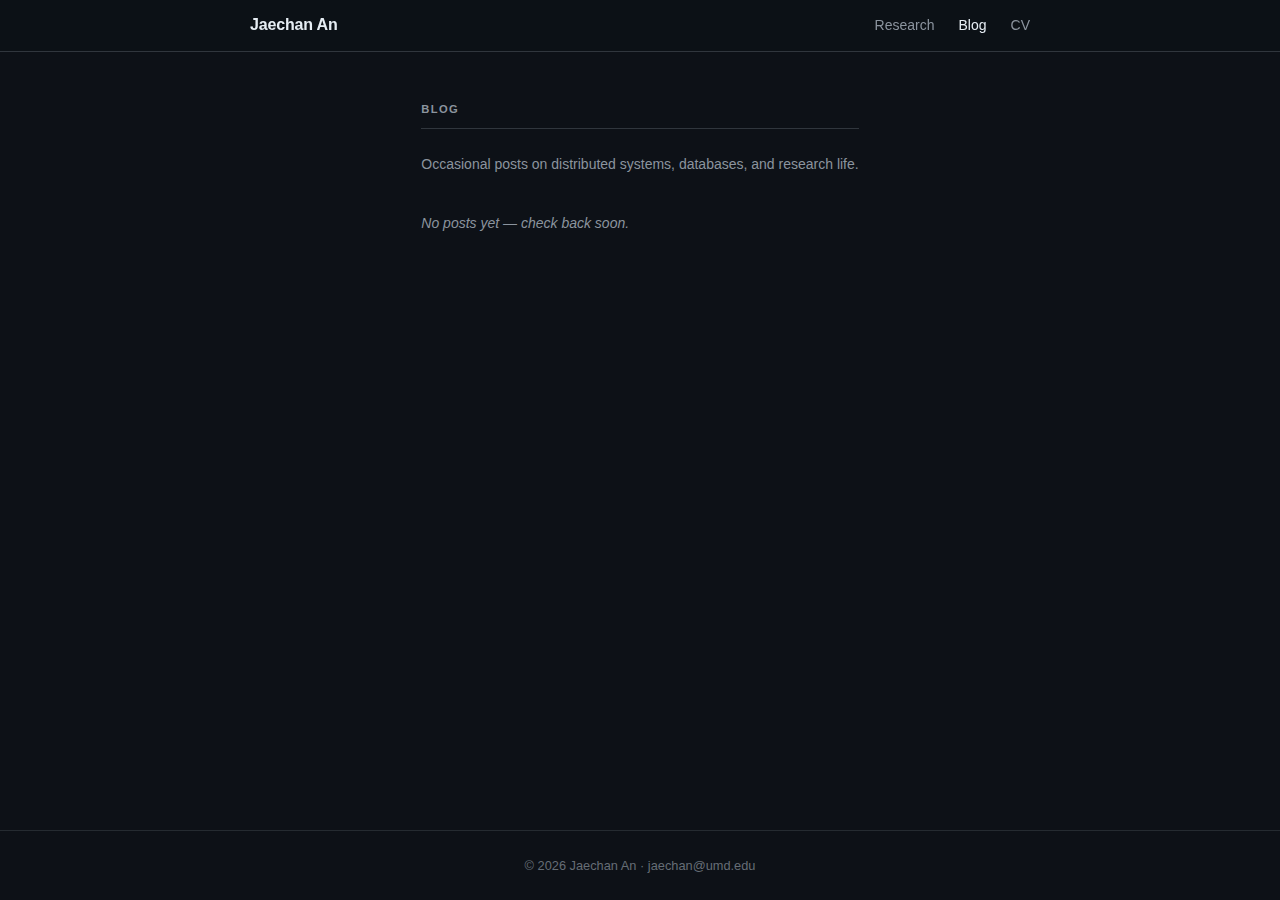
<file: blog/index.html>
<!DOCTYPE html>
<html lang="en">
<head>
  <meta charset="UTF-8" />
  <meta name="viewport" content="width=device-width, initial-scale=1.0" />
  <meta name="description" content="Blog — Jaechan An" />
  <title>Blog &middot; Jaechan An</title>
  <link rel="stylesheet" href="../css/style.css" />
</head>
<body>

  <nav>
    <a class="nav-brand" href="/">Jaechan An</a>
    <ul class="nav-links">
      <li><a href="/">Research</a></li>
      <li><a href="/blog/" class="active">Blog</a></li>
      <li><a href="/cv.pdf" target="_blank">CV</a></li>
    </ul>
  </nav>

  <main class="content">
    <section>
      <h2 class="section-title">Blog</h2>
      <p style="margin-bottom: 1.75rem; font-size: 0.875rem;">
        Occasional posts on distributed systems, databases, and research life.
      </p>

      <!--
        ── HOW TO ADD A NEW POST ──────────────────────────────────────────
        1. Copy  blog/post-template.html  to  blog/posts/YYYY-MM-DD-slug.html
        2. Fill in the title, date, and content in the new file
        3. Add an entry here below, newest first:

        <div class="post-item">
          <span class="post-date">YYYY-MM-DD</span>
          <a class="post-title" href="/blog/posts/YYYY-MM-DD-slug.html">Your Post Title</a>
        </div>
        ──────────────────────────────────────────────────────────────────
      -->

      <p class="empty-state">No posts yet &mdash; check back soon.</p>

    </section>
  </main>

  <footer>
    &copy; 2026 Jaechan An &middot; <a href="mailto:jaechan@umd.edu">jaechan@umd.edu</a>
  </footer>

</body>
</html>
</file>
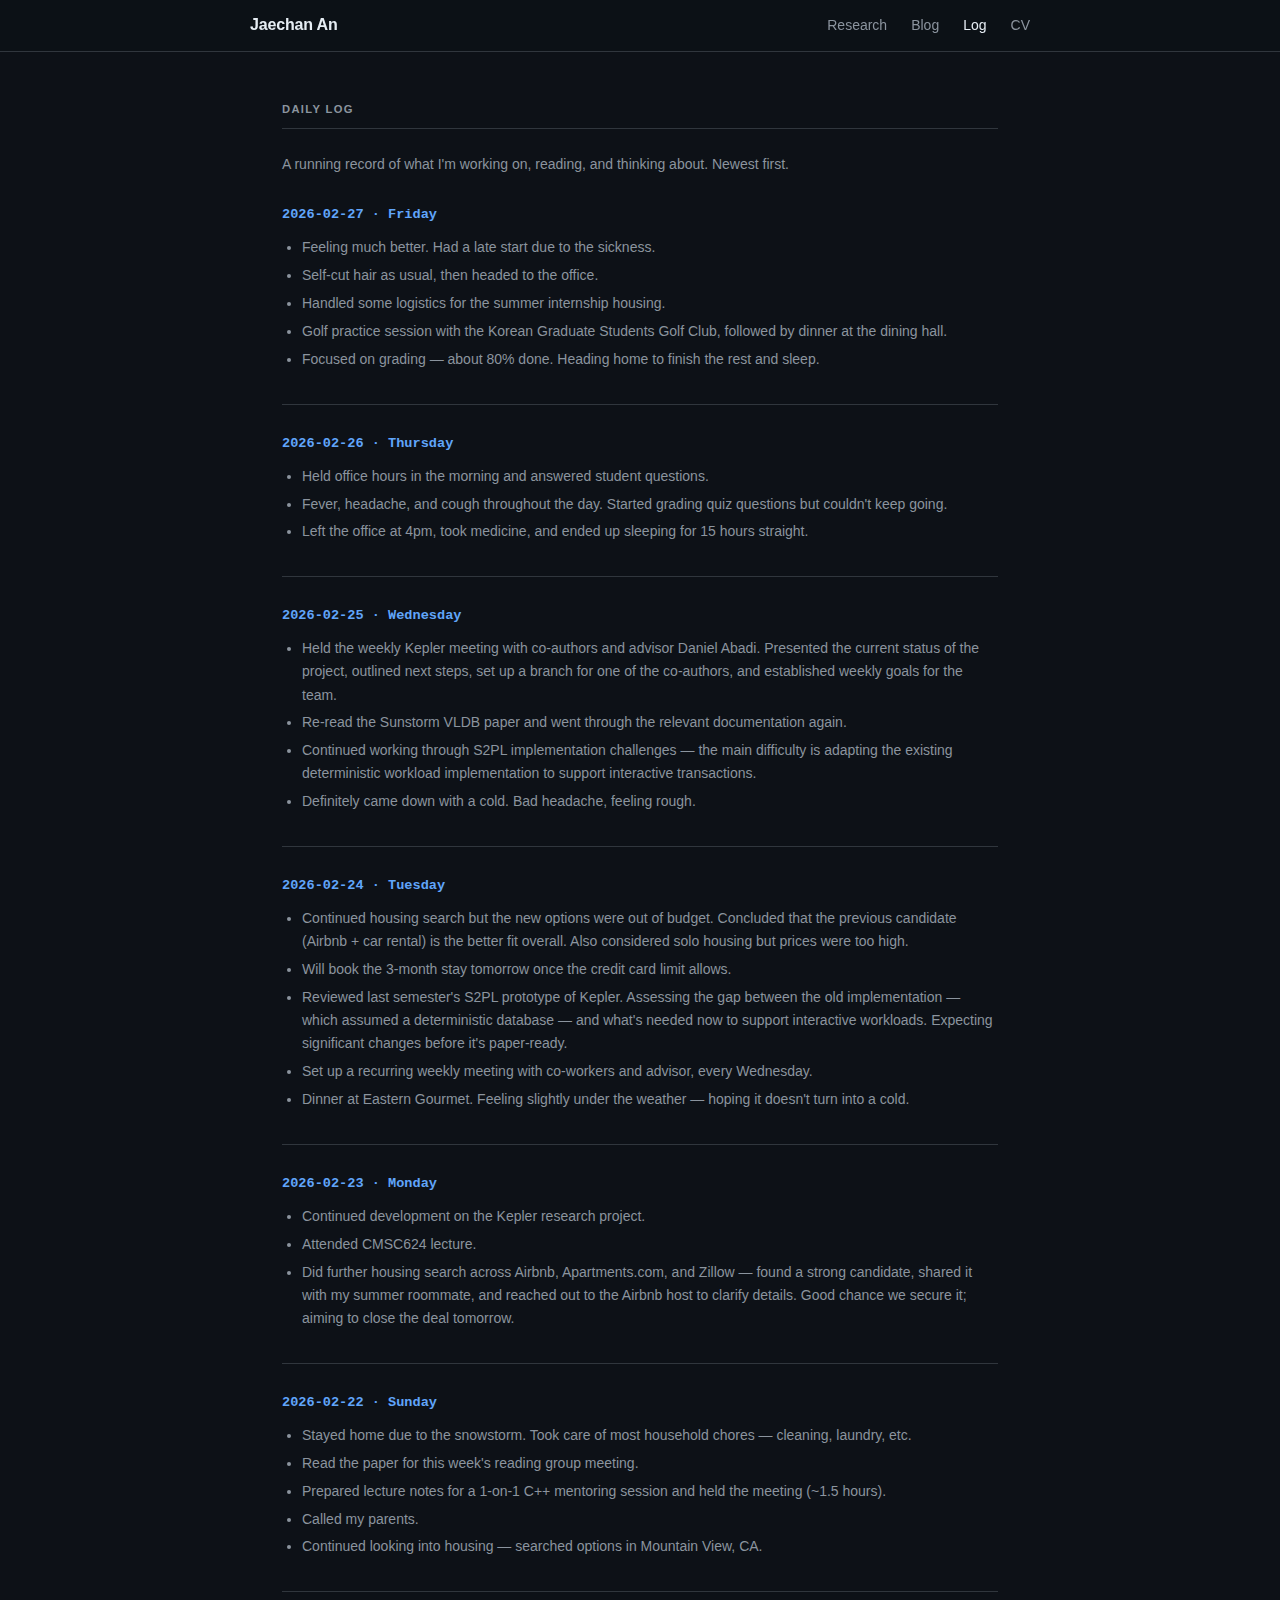
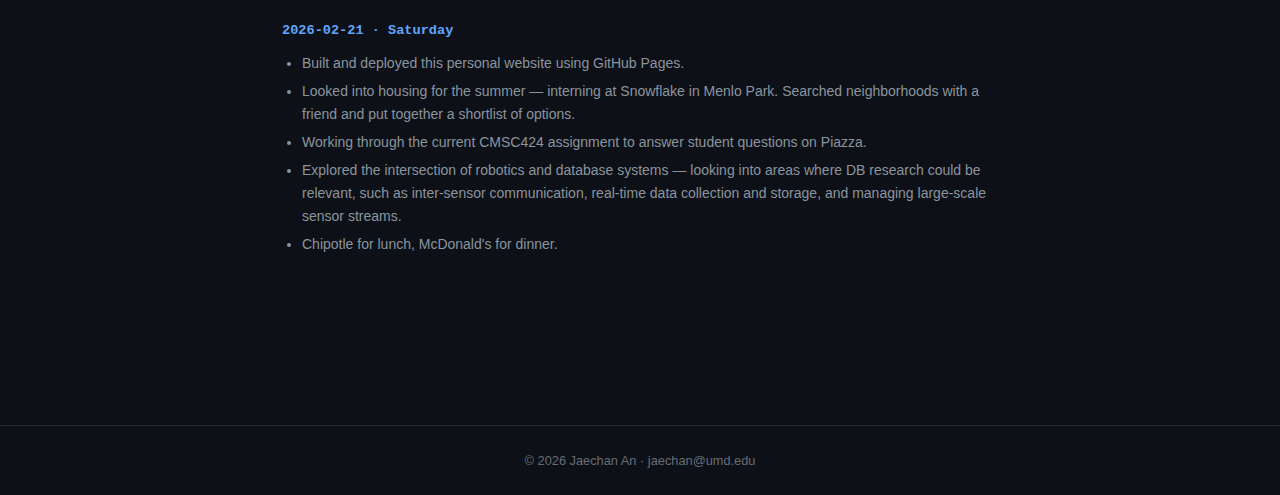
<file: log/index.html>
<!DOCTYPE html>
<html lang="en">
<head>
  <meta charset="UTF-8" />
  <meta name="viewport" content="width=device-width, initial-scale=1.0" />
  <meta name="description" content="Daily Log — Jaechan An" />
  <title>Log &middot; Jaechan An</title>
  <link rel="stylesheet" href="../css/style.css" />
</head>
<body>

  <nav>
    <a class="nav-brand" href="/">Jaechan An</a>
    <ul class="nav-links">
      <li><a href="/">Research</a></li>
      <li><a href="/blog/">Blog</a></li>
      <li><a href="/log/" class="active">Log</a></li>
      <li><a href="/cv.pdf" target="_blank">CV</a></li>
    </ul>
  </nav>

  <main class="content">
    <section>
      <h2 class="section-title">Daily Log</h2>
      <p style="margin-bottom: 1.75rem; font-size: 0.875rem;">
        A running record of what I'm working on, reading, and thinking about. Newest first.
      </p>

      <!--
        ── HOW TO ADD A NEW ENTRY ─────────────────────────────────────────
        Copy the block below and paste it at the TOP of the entries.
        Replace the date and bullet points with today's notes.

        <div class="log-entry">
          <div class="log-date">YYYY-MM-DD &middot; Day</div>
          <ul>
            <li>What you worked on</li>
            <li>Papers read, experiments run, meetings attended</li>
            <li>Any insights or blockers</li>
          </ul>
        </div>
        ──────────────────────────────────────────────────────────────────
      -->

      <div class="log-entry">
        <div class="log-date">2026-02-27 &middot; Friday</div>
        <ul>
          <li>Feeling much better. Had a late start due to the sickness.</li>
          <li>Self-cut hair as usual, then headed to the office.</li>
          <li>Handled some logistics for the summer internship housing.</li>
          <li>Golf practice session with the Korean Graduate Students Golf Club, followed by dinner at the dining hall.</li>
          <li>Focused on grading — about 80% done. Heading home to finish the rest and sleep.</li>
        </ul>
      </div>

      <div class="log-entry">
        <div class="log-date">2026-02-26 &middot; Thursday</div>
        <ul>
          <li>Held office hours in the morning and answered student questions.</li>
          <li>Fever, headache, and cough throughout the day. Started grading quiz questions but couldn't keep going.</li>
          <li>Left the office at 4pm, took medicine, and ended up sleeping for 15 hours straight.</li>
        </ul>
      </div>

      <div class="log-entry">
        <div class="log-date">2026-02-25 &middot; Wednesday</div>
        <ul>
          <li>Held the weekly Kepler meeting with co-authors and advisor Daniel Abadi. Presented the current status of the project, outlined next steps, set up a branch for one of the co-authors, and established weekly goals for the team.</li>
          <li>Re-read the Sunstorm VLDB paper and went through the relevant documentation again.</li>
          <li>Continued working through S2PL implementation challenges — the main difficulty is adapting the existing deterministic workload implementation to support interactive transactions.</li>
          <li>Definitely came down with a cold. Bad headache, feeling rough.</li>
        </ul>
      </div>

      <div class="log-entry">
        <div class="log-date">2026-02-24 &middot; Tuesday</div>
        <ul>
          <li>Continued housing search but the new options were out of budget. Concluded that the previous candidate (Airbnb + car rental) is the better fit overall. Also considered solo housing but prices were too high.</li>
          <li>Will book the 3-month stay tomorrow once the credit card limit allows.</li>
          <li>Reviewed last semester's S2PL prototype of Kepler. Assessing the gap between the old implementation — which assumed a deterministic database — and what's needed now to support interactive workloads. Expecting significant changes before it's paper-ready.</li>
          <li>Set up a recurring weekly meeting with co-workers and advisor, every Wednesday.</li>
          <li>Dinner at Eastern Gourmet. Feeling slightly under the weather — hoping it doesn't turn into a cold.</li>
        </ul>
      </div>

      <div class="log-entry">
        <div class="log-date">2026-02-23 &middot; Monday</div>
        <ul>
          <li>Continued development on the Kepler research project.</li>
          <li>Attended CMSC624 lecture.</li>
          <li>Did further housing search across Airbnb, Apartments.com, and Zillow — found a strong candidate, shared it with my summer roommate, and reached out to the Airbnb host to clarify details. Good chance we secure it; aiming to close the deal tomorrow.</li>
        </ul>
      </div>

      <div class="log-entry">
        <div class="log-date">2026-02-22 &middot; Sunday</div>
        <ul>
          <li>Stayed home due to the snowstorm. Took care of most household chores — cleaning, laundry, etc.</li>
          <li>Read the paper for this week's reading group meeting.</li>
          <li>Prepared lecture notes for a 1-on-1 C++ mentoring session and held the meeting (~1.5 hours).</li>
          <li>Called my parents.</li>
          <li>Continued looking into housing — searched options in Mountain View, CA.</li>
        </ul>
      </div>

      <div class="log-entry">
        <div class="log-date">2026-02-21 &middot; Saturday</div>
        <ul>
          <li>Built and deployed this personal website using GitHub Pages.</li>
          <li>Looked into housing for the summer — interning at Snowflake in Menlo Park. Searched neighborhoods with a friend and put together a shortlist of options.</li>
          <li>Working through the current CMSC424 assignment to answer student questions on Piazza.</li>
          <li>Explored the intersection of robotics and database systems — looking into areas where DB research could be relevant, such as inter-sensor communication, real-time data collection and storage, and managing large-scale sensor streams.</li>
          <li>Chipotle for lunch, McDonald's for dinner.</li>
        </ul>
      </div>

    </section>
  </main>

  <footer>
    &copy; 2026 Jaechan An &middot; <a href="mailto:jaechan@umd.edu">jaechan@umd.edu</a>
  </footer>

</body>
</html>
</file>
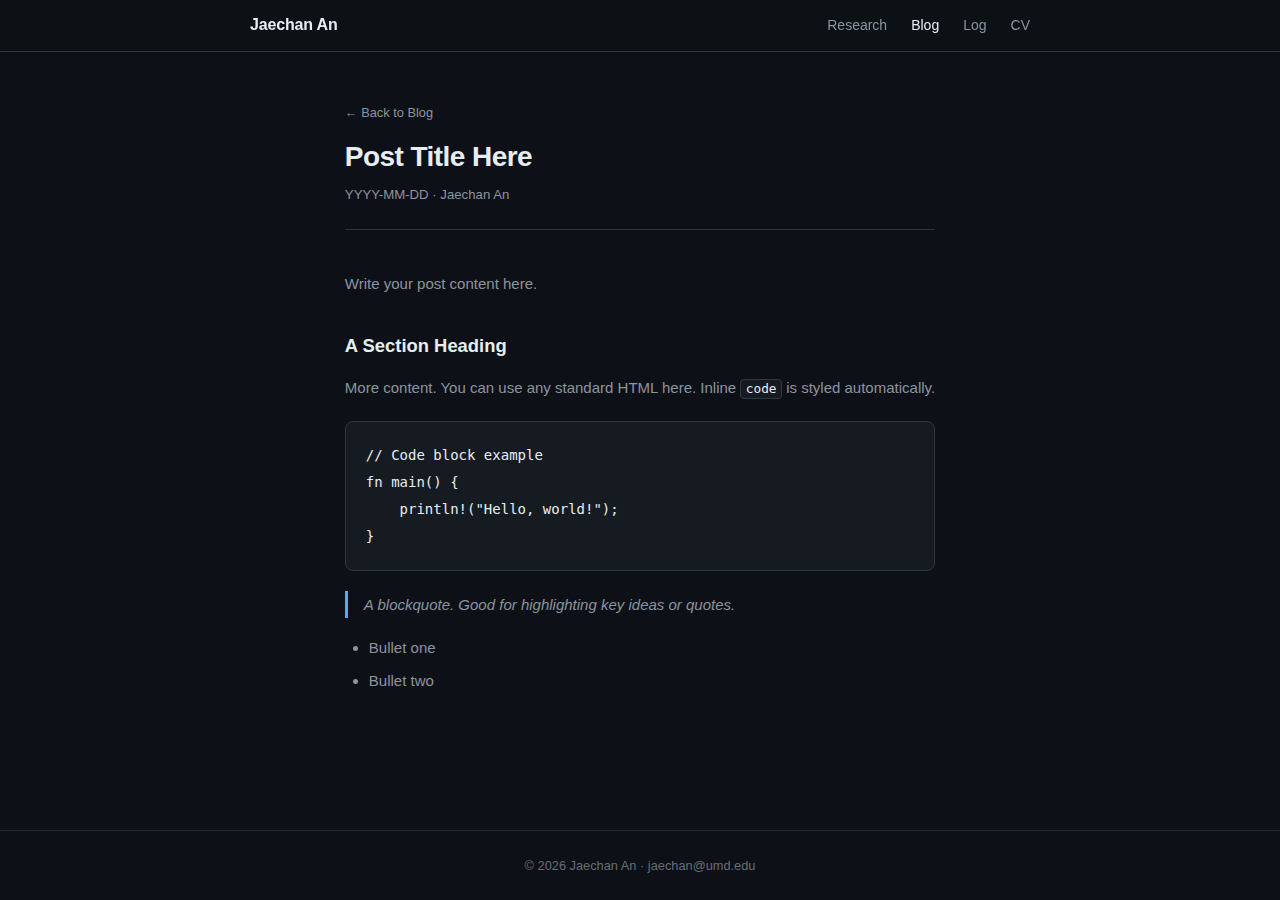
<file: blog/post-template.html>
<!DOCTYPE html>
<html lang="en">
<head>
  <meta charset="UTF-8" />
  <meta name="viewport" content="width=device-width, initial-scale=1.0" />
  <!--
    Instructions:
    1. Copy this file to  blog/posts/YYYY-MM-DD-your-slug.html
    2. Update the <title> and <meta name="description"> below
    3. Update h1, post-meta, and post-body content
    4. Add a link to this post in  blog/index.html
  -->
  <meta name="description" content="Post description here." />
  <title>Post Title &middot; Jaechan An</title>
  <link rel="stylesheet" href="../../css/style.css" />
</head>
<body>

  <nav>
    <a class="nav-brand" href="/">Jaechan An</a>
    <ul class="nav-links">
      <li><a href="/">Research</a></li>
      <li><a href="/blog/" class="active">Blog</a></li>
      <li><a href="/log/">Log</a></li>
      <li><a href="/cv.pdf" target="_blank">CV</a></li>
    </ul>
  </nav>

  <main class="content">
    <article>

      <div class="post-header">
        <a class="post-back" href="/blog/">&larr; Back to Blog</a>
        <h1>Post Title Here</h1>
        <p class="post-meta">YYYY-MM-DD &middot; Jaechan An</p>
      </div>

      <div class="post-body">

        <p>Write your post content here.</p>

        <h2>A Section Heading</h2>

        <p>
          More content. You can use any standard HTML here.
          Inline <code>code</code> is styled automatically.
        </p>

        <pre><code>// Code block example
fn main() {
    println!("Hello, world!");
}</code></pre>

        <blockquote>
          A blockquote. Good for highlighting key ideas or quotes.
        </blockquote>

        <ul>
          <li>Bullet one</li>
          <li>Bullet two</li>
        </ul>

      </div>

    </article>
  </main>

  <footer>
    &copy; 2026 Jaechan An &middot; <a href="mailto:jaechan@umd.edu">jaechan@umd.edu</a>
  </footer>

</body>
</html>
</file>
<file: css/style.css>
/* ── Reset ──────────────────────────────────────────────── */
*, *::before, *::after {
  box-sizing: border-box;
  margin: 0;
  padding: 0;
}

:root {
  --bg:          #0d1117;
  --bg-card:     #161b22;
  --border:      #30363d;
  --text:        #e6edf3;
  --text-muted:  #8b949e;
  --accent:      #60a5fa;
  --accent-soft: #93c5fd;
}

html { scroll-behavior: smooth; }

body {
  background: var(--bg);
  color: var(--text);
  font-family: -apple-system, BlinkMacSystemFont, 'Segoe UI', 'Helvetica Neue', Arial, sans-serif;
  font-size: 15px;
  line-height: 1.65;
  min-height: 100vh;
  display: flex;
  flex-direction: column;
}

main { flex: 1; }

a {
  color: var(--accent);
  text-decoration: none;
  transition: color 0.15s;
}
a:hover {
  color: var(--accent-soft);
  text-decoration: underline;
}

strong { color: var(--text); font-weight: 600; }

p {
  color: var(--text-muted);
  margin-bottom: 0.6rem;
}
p:last-child { margin-bottom: 0; }

/* ── Navigation ─────────────────────────────────────────── */

nav {
  position: sticky;
  top: 0;
  z-index: 50;
  background: rgba(13, 17, 23, 0.88);
  backdrop-filter: blur(10px);
  -webkit-backdrop-filter: blur(10px);
  border-bottom: 1px solid var(--border);
  height: 52px;
  display: flex;
  align-items: center;
  justify-content: space-between;
  /* Align with .content max-width */
  padding: 0 max(2rem, calc(50% - 390px));
}

.nav-brand {
  font-weight: 700;
  font-size: 1rem;
  color: var(--text);
  letter-spacing: -0.01em;
}
.nav-brand:hover {
  color: var(--accent);
  text-decoration: none;
}

.nav-links {
  display: flex;
  gap: 1.5rem;
  list-style: none;
}
.nav-links a {
  font-size: 0.875rem;
  color: var(--text-muted);
  font-weight: 500;
}
.nav-links a:hover,
.nav-links a.active {
  color: var(--text);
  text-decoration: none;
}

/* ── Layout ─────────────────────────────────────────────── */

.content {
  max-width: 780px;
  margin: 0 auto;
  padding: 3rem 2rem 5rem;
}

section { margin-bottom: 3.5rem; }

/* ── Section headings ───────────────────────────────────── */

.section-title {
  font-size: 0.7rem;
  font-weight: 700;
  letter-spacing: 0.12em;
  text-transform: uppercase;
  color: var(--text-muted);
  border-bottom: 1px solid var(--border);
  padding-bottom: 0.6rem;
  margin-bottom: 1.5rem;
}

/* ── Hero / About ───────────────────────────────────────── */

.hero { padding: 0.5rem 0 0; }

.hero-top {
  display: flex;
  align-items: flex-start;
  gap: 1.5rem;
  margin-bottom: 1.25rem;
}

.hero-photo {
  width: 96px;
  height: 96px;
  border-radius: 50%;
  object-fit: cover;
  flex-shrink: 0;
  border: 2px solid var(--border);
}

.hero h1 {
  font-size: 1.85rem;
  font-weight: 700;
  letter-spacing: -0.03em;
  color: var(--text);
  margin-bottom: 0.3rem;
}

.hero-role {
  font-size: 0.9rem;
  color: var(--text-muted);
  margin-bottom: 0;
  line-height: 1.5;
}

.hero-bio {
  max-width: 660px;
  margin-bottom: 1.5rem;
}

/* Contact link chips */
.links {
  display: flex;
  flex-wrap: wrap;
  gap: 0.5rem;
}
.links a {
  font-size: 0.8rem;
  color: var(--text-muted);
  border: 1px solid var(--border);
  padding: 0.3rem 0.75rem;
  border-radius: 6px;
  background: var(--bg-card);
  transition: border-color 0.15s, color 0.15s;
}
.links a:hover {
  color: var(--accent);
  border-color: var(--accent);
  text-decoration: none;
}

/* ── Research items ─────────────────────────────────────── */

.research-item {
  border-left: 2px solid var(--accent);
  padding: 0.6rem 0 0.6rem 1.25rem;
  margin-bottom: 1.5rem;
}
.research-item:last-child { margin-bottom: 0; }

.research-item h3 {
  font-size: 0.9375rem;
  font-weight: 600;
  color: var(--text);
  margin-bottom: 0.4rem;
}

.badge {
  display: inline-block;
  font-size: 0.675rem;
  font-weight: 700;
  letter-spacing: 0.06em;
  text-transform: uppercase;
  color: #34d399;
  background: rgba(52, 211, 153, 0.1);
  border: 1px solid rgba(52, 211, 153, 0.3);
  border-radius: 4px;
  padding: 0.1rem 0.45rem;
  margin-left: 0.5rem;
  vertical-align: middle;
}

/* ── Publications ───────────────────────────────────────── */

.paper {
  padding: 1rem 0;
  border-bottom: 1px solid var(--border);
}
.paper:last-child { border-bottom: none; }

.paper-title {
  font-size: 0.9375rem;
  font-weight: 600;
  color: var(--text);
  margin-bottom: 0.25rem;
  line-height: 1.4;
}
.paper-authors {
  font-size: 0.85rem;
  color: var(--text-muted);
  margin-bottom: 0.2rem;
}
.paper-me {
  color: var(--text);
  font-weight: 600;
  text-decoration: underline;
  text-decoration-color: var(--border);
}
.paper-venue {
  font-size: 0.8rem;
  color: var(--accent);
  font-weight: 500;
}
.paper-note {
  font-size: 0.775rem;
  color: var(--text-muted);
  font-style: italic;
}

/* ── Teaching ───────────────────────────────────────────── */

.teaching-item {
  display: flex;
  justify-content: space-between;
  align-items: baseline;
  padding: 0.5rem 0;
  border-bottom: 1px solid var(--border);
  font-size: 0.875rem;
}
.teaching-item:last-child { border-bottom: none; }

.teaching-role { color: var(--text-muted); }
.teaching-date {
  color: var(--text-muted);
  font-size: 0.8rem;
  white-space: nowrap;
  margin-left: 1.5rem;
  opacity: 0.7;
}

/* ── Blog post list ─────────────────────────────────────── */

.post-item {
  display: flex;
  gap: 1.5rem;
  align-items: baseline;
  padding: 0.65rem 0;
  border-bottom: 1px solid var(--border);
}
.post-item:last-child { border-bottom: none; }

.post-date {
  font-size: 0.8rem;
  color: var(--text-muted);
  font-family: 'SFMono-Regular', Consolas, 'Liberation Mono', Menlo, monospace;
  min-width: 100px;
  flex-shrink: 0;
}
.post-title {
  font-size: 0.9rem;
  color: var(--text);
  font-weight: 500;
}
.post-title:hover {
  color: var(--accent);
  text-decoration: none;
}

/* ── Log entries ────────────────────────────────────────── */

.log-entry {
  margin-bottom: 1.75rem;
  padding-bottom: 1.75rem;
  border-bottom: 1px solid var(--border);
}
.log-entry:last-child { border-bottom: none; }

.log-date {
  font-size: 0.85rem;
  font-weight: 600;
  color: var(--accent);
  font-family: 'SFMono-Regular', Consolas, 'Liberation Mono', Menlo, monospace;
  margin-bottom: 0.6rem;
}

.log-entry ul {
  padding-left: 1.25rem;
  color: var(--text-muted);
  font-size: 0.875rem;
}
.log-entry ul li { margin-bottom: 0.3rem; }

/* ── Blog post page ─────────────────────────────────────── */

.post-header {
  margin-bottom: 2.5rem;
  padding-bottom: 1.5rem;
  border-bottom: 1px solid var(--border);
}
.post-back {
  font-size: 0.8rem;
  color: var(--text-muted);
  display: inline-block;
  margin-bottom: 1rem;
}
.post-back:hover { color: var(--accent); text-decoration: none; }

.post-header h1 {
  font-size: 1.75rem;
  font-weight: 700;
  letter-spacing: -0.02em;
  color: var(--text);
  margin-bottom: 0.5rem;
  line-height: 1.3;
}
.post-meta {
  font-size: 0.825rem;
  color: var(--text-muted);
}

.post-body {
  font-size: 0.9375rem;
  line-height: 1.8;
  color: var(--text-muted);
}
.post-body p  { margin-bottom: 1.1rem; }
.post-body h2 { font-size: 1.15rem; font-weight: 600; color: var(--text); margin: 2rem 0 0.75rem; }
.post-body h3 { font-size: 1rem; font-weight: 600; color: var(--text); margin: 1.5rem 0 0.5rem; }

.post-body code {
  font-family: 'SFMono-Regular', Consolas, Menlo, monospace;
  font-size: 0.85em;
  background: var(--bg-card);
  border: 1px solid var(--border);
  padding: 0.1em 0.35em;
  border-radius: 4px;
  color: var(--text);
}
.post-body pre {
  background: var(--bg-card);
  border: 1px solid var(--border);
  border-radius: 8px;
  padding: 1.25rem;
  overflow-x: auto;
  margin: 1.25rem 0;
}
.post-body pre code {
  background: none;
  border: none;
  padding: 0;
  font-size: 0.875rem;
}
.post-body blockquote {
  border-left: 3px solid var(--accent);
  padding-left: 1rem;
  margin: 1rem 0;
  color: var(--text-muted);
  font-style: italic;
}
.post-body ul, .post-body ol {
  padding-left: 1.5rem;
  margin-bottom: 1rem;
}
.post-body li { margin-bottom: 0.35rem; }

/* ── Empty state ────────────────────────────────────────── */

.empty-state {
  color: var(--text-muted);
  font-style: italic;
  font-size: 0.875rem;
  padding: 0.5rem 0;
}

/* ── Footer ─────────────────────────────────────────────── */

footer {
  text-align: center;
  color: var(--text-muted);
  font-size: 0.8rem;
  padding: 1.5rem 2rem;
  border-top: 1px solid var(--border);
  opacity: 0.7;
}
footer a { color: var(--text-muted); }
footer a:hover { color: var(--accent); }

/* ── Responsive ─────────────────────────────────────────── */

@media (max-width: 640px) {
  nav { padding: 0 1.25rem; }
  .nav-links { gap: 1rem; }
  .content { padding: 2rem 1.25rem 3.5rem; }
  .hero h1 { font-size: 1.5rem; }
  .hero-top { flex-direction: column; align-items: flex-start; gap: 1rem; }
  .teaching-item { flex-direction: column; gap: 0.1rem; }
  .teaching-date { margin-left: 0; }
  .post-item { flex-direction: column; gap: 0.15rem; }
}
</file>
